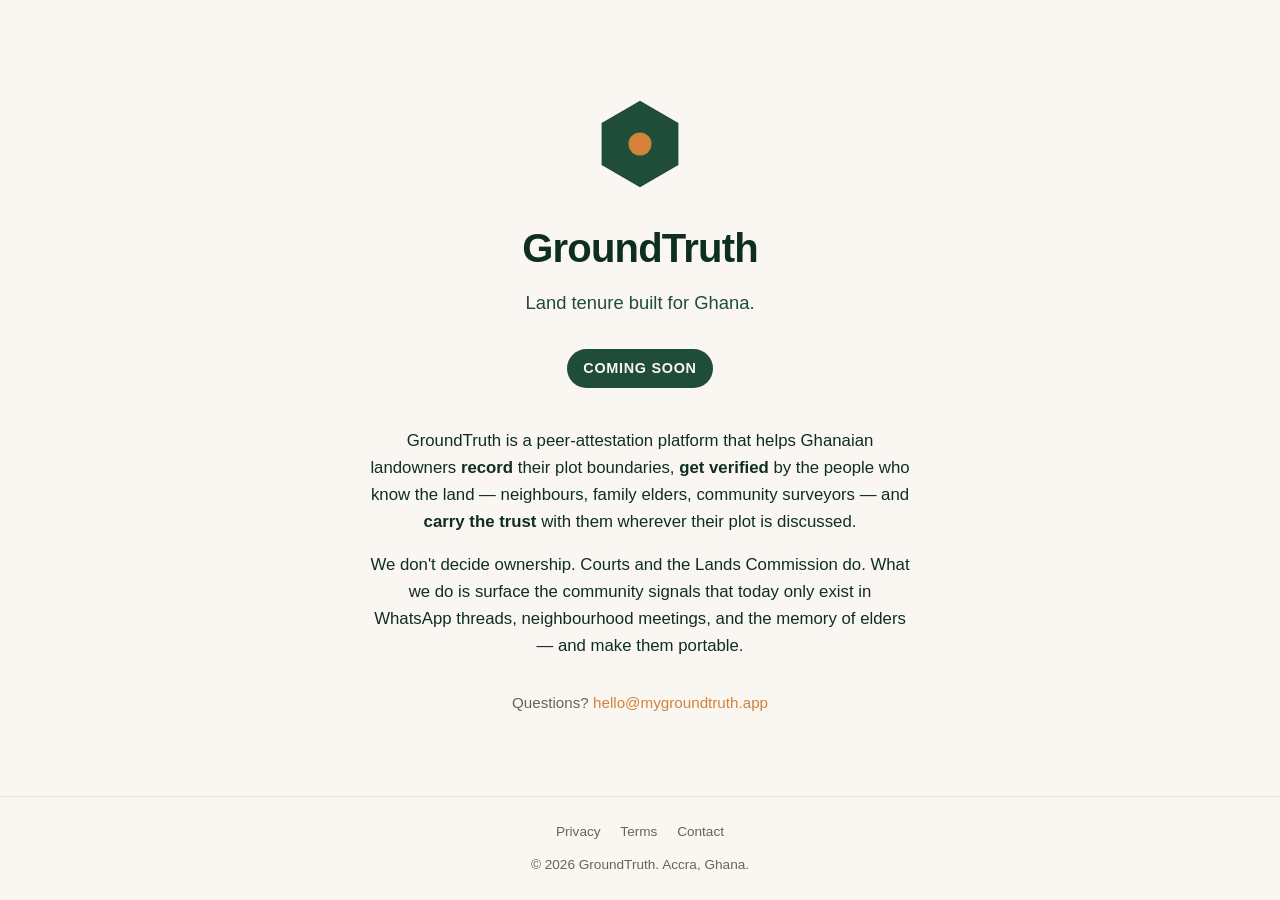
<file: index.html>
<!DOCTYPE html>
<html lang="en">
<head>
  <meta charset="utf-8">
  <meta name="viewport" content="width=device-width, initial-scale=1, viewport-fit=cover">
  <meta name="theme-color" content="#FAF7F2">
  <title>GroundTruth — Land tenure built for Ghana</title>
  <meta name="description" content="GroundTruth is a peer-attestation platform that helps Ghanaian landowners record, share, and defend their plots. Coming soon.">

  <!-- Open Graph / share previews ------------------------------- -->
  <meta property="og:title" content="GroundTruth — Land tenure built for Ghana">
  <meta property="og:description" content="A peer-attestation platform for Ghanaian landowners. Record your boundaries, get verified by your community, and carry the trust signals with you wherever your land is discussed.">
  <meta property="og:url" content="https://mygroundtruth.app/">
  <meta property="og:type" content="website">
  <meta name="twitter:card" content="summary">

  <link rel="stylesheet" href="style.css">

  <!-- Favicon ------------------------------------------------------ -->
  <link rel="icon" href="data:image/svg+xml,%3Csvg xmlns='http://www.w3.org/2000/svg' viewBox='0 0 100 100'%3E%3Cpath d='M50,5 L90,28 L90,72 L50,95 L10,72 L10,28 Z' fill='%231F4D3A'/%3E%3Ccircle cx='50' cy='50' r='12' fill='%23D4823A'/%3E%3C/svg%3E">
</head>
<body>
  <main>
    <div class="hero">

      <!--
        Hexagon + ochre-dot logo. Mirrors the app icon
        (apps/mobile/icons/app-icon.svg in the main repo): green-700
        hexagon, ochre-500 centre dot, no background — the page's
        cream sits behind. Same iconography as the splash + the
        Android / iOS launcher icon, so a returning user recognises
        the brand instantly.
      -->
      <svg class="logo" viewBox="0 0 100 100" aria-label="GroundTruth logo">
        <path d="M50,5 L90,28 L90,72 L50,95 L10,72 L10,28 Z" fill="#1F4D3A" />
        <circle cx="50" cy="50" r="12" fill="#D4823A" />
      </svg>

      <h1 class="wordmark">GroundTruth</h1>
      <p class="tagline">Land tenure built for Ghana.</p>

      <span class="coming-soon">Coming soon</span>

      <p class="lede">
        GroundTruth is a peer-attestation platform that helps Ghanaian
        landowners <strong>record</strong> their plot boundaries,
        <strong>get verified</strong> by the people who know the land
        — neighbours, family elders, community surveyors — and
        <strong>carry the trust</strong> with them wherever their plot
        is discussed.
      </p>

      <p class="lede">
        We don't decide ownership. Courts and the Lands Commission do.
        What we do is surface the community signals that today only
        exist in WhatsApp threads, neighbourhood meetings, and the
        memory of elders — and make them portable.
      </p>

      <p class="contact">
        Questions? <a href="mailto:hello@mygroundtruth.app">hello@mygroundtruth.app</a>
      </p>
    </div>
  </main>

  <footer>
    <a href="/privacy">Privacy</a>
    <a href="/terms">Terms</a>
    <a href="mailto:hello@mygroundtruth.app">Contact</a>
    <div style="margin-top: 12px;">&copy; 2026 GroundTruth. Accra, Ghana.</div>
  </footer>
</body>
</html>
</file>
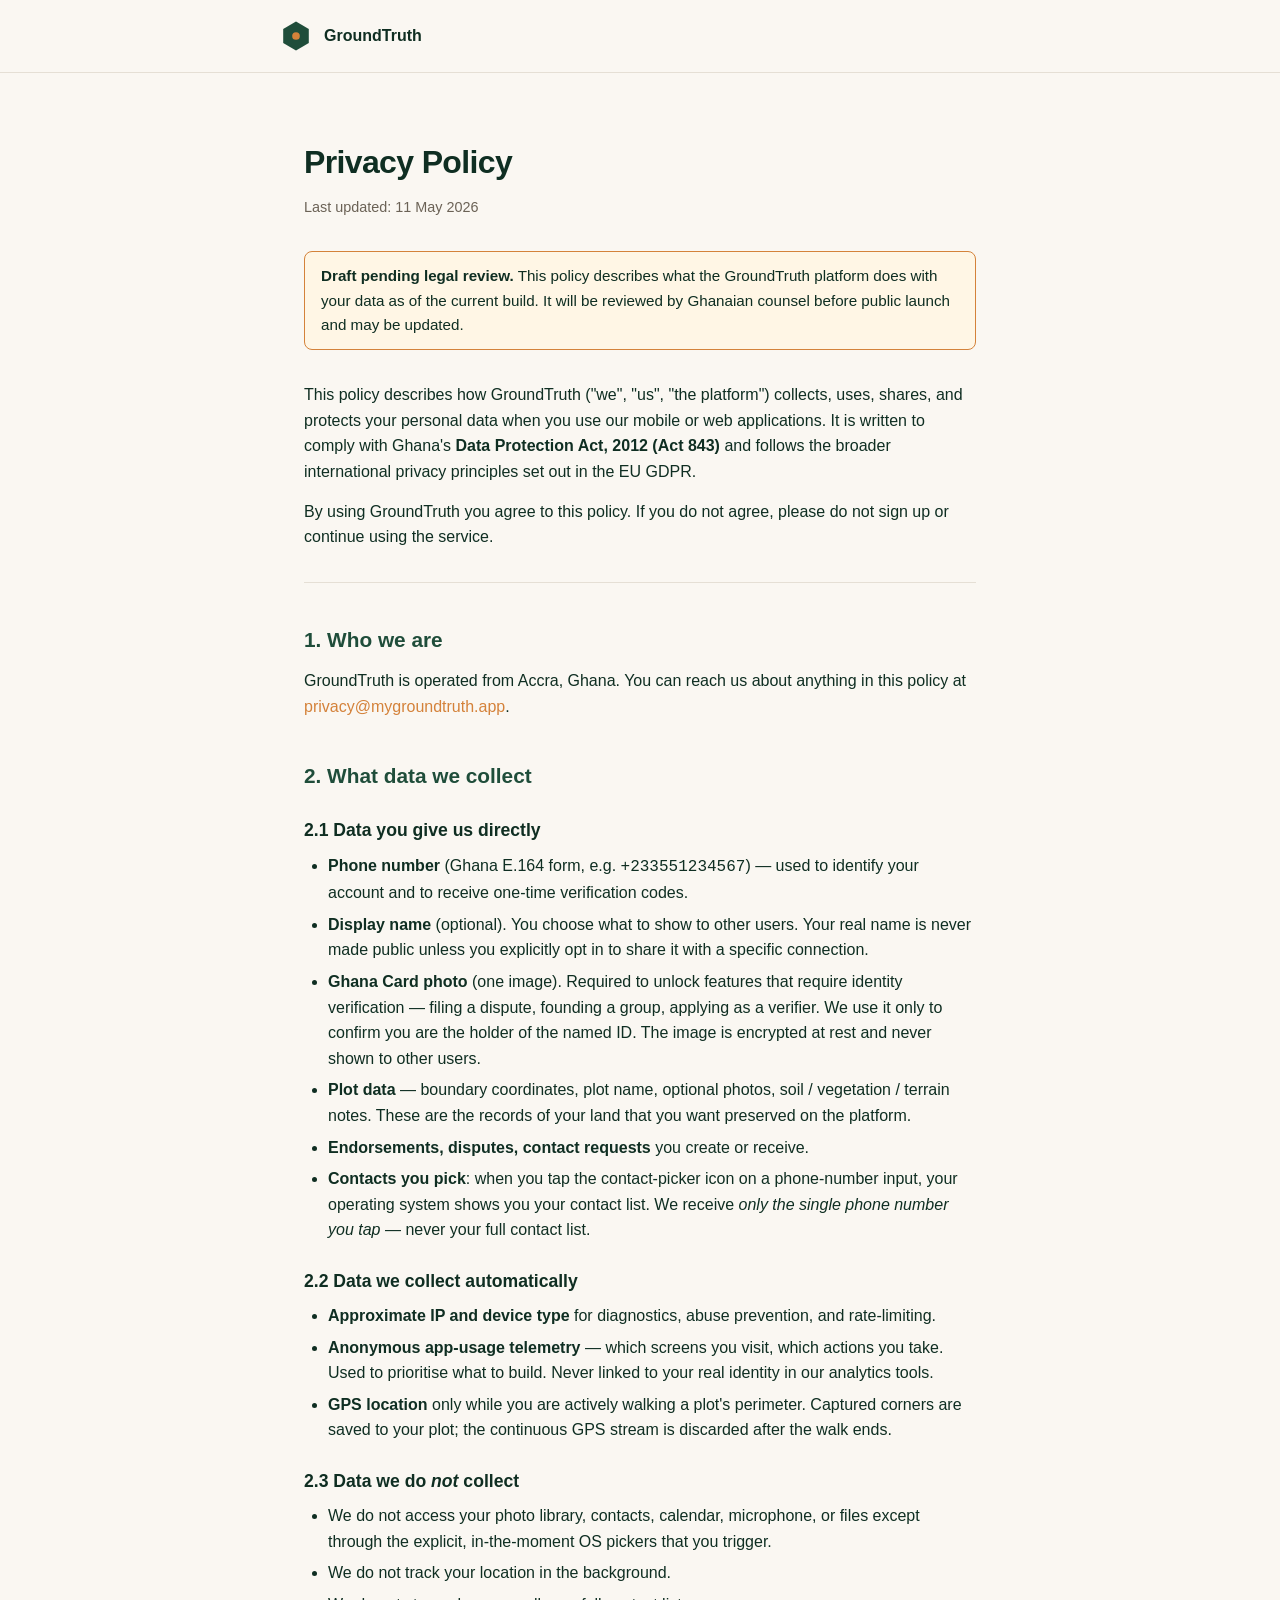
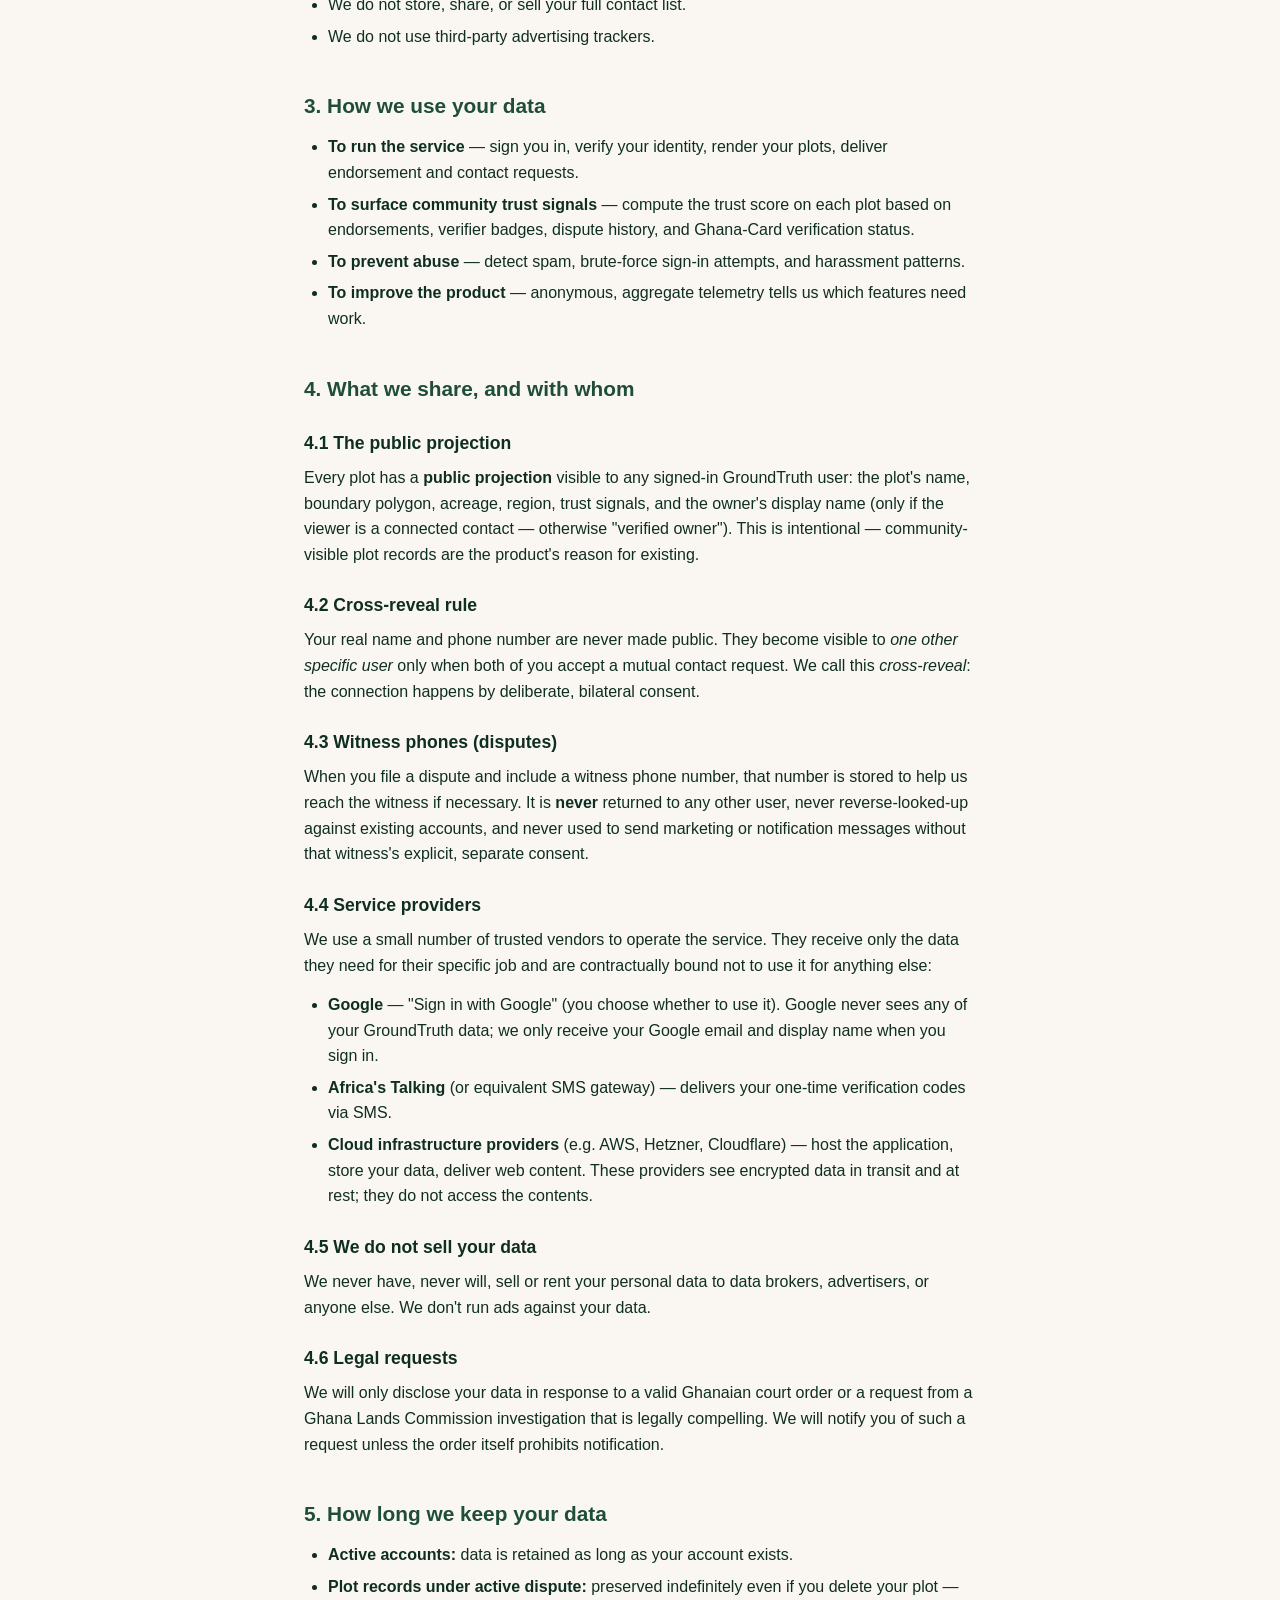
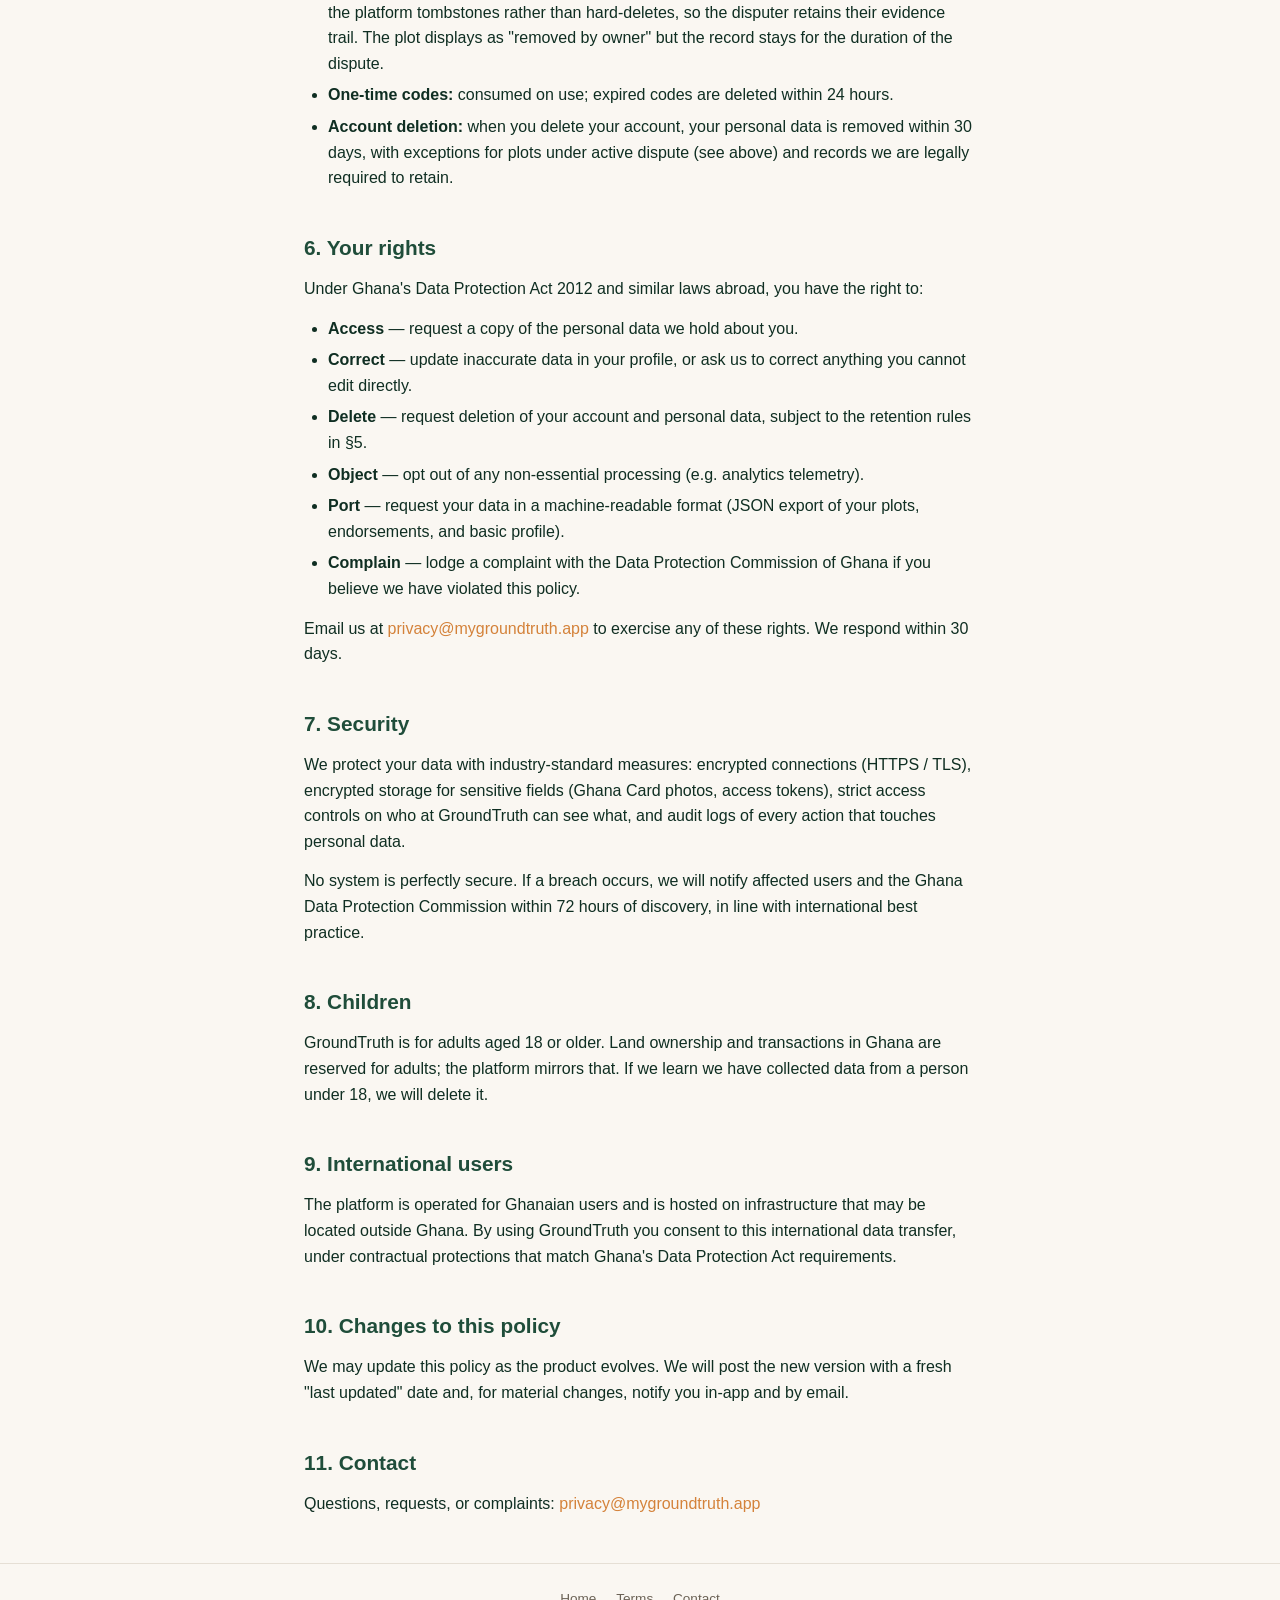
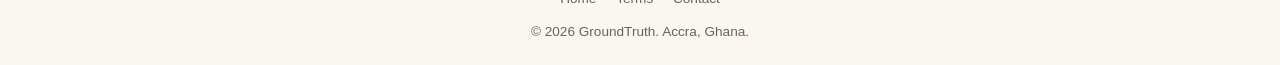
<file: privacy.html>
<!DOCTYPE html>
<html lang="en">
<head>
  <meta charset="utf-8">
  <meta name="viewport" content="width=device-width, initial-scale=1, viewport-fit=cover">
  <meta name="theme-color" content="#FAF7F2">
  <title>Privacy Policy — GroundTruth</title>
  <meta name="description" content="GroundTruth's privacy policy: what data we collect, how we use it, what we share, and your rights as a Ghanaian user.">
  <link rel="stylesheet" href="style.css">
  <link rel="icon" href="data:image/svg+xml,%3Csvg xmlns='http://www.w3.org/2000/svg' viewBox='0 0 100 100'%3E%3Cpath d='M50,5 L90,28 L90,72 L50,95 L10,72 L10,28 Z' fill='%231F4D3A'/%3E%3Ccircle cx='50' cy='50' r='12' fill='%23D4823A'/%3E%3C/svg%3E">
</head>
<body>

  <header class="legal-header">
    <div class="legal-header-inner">
      <svg viewBox="0 0 100 100" aria-hidden="true">
        <path d="M50,5 L90,28 L90,72 L50,95 L10,72 L10,28 Z" fill="#1F4D3A" />
        <circle cx="50" cy="50" r="12" fill="#D4823A" />
      </svg>
      <a href="/">GroundTruth</a>
    </div>
  </header>

  <main class="legal">

    <h1>Privacy Policy</h1>
    <p class="lastupdated">Last updated: 11 May 2026</p>

    <div class="draft-banner">
      <strong>Draft pending legal review.</strong> This policy describes
      what the GroundTruth platform does with your data as of the current
      build. It will be reviewed by Ghanaian counsel before public launch
      and may be updated.
    </div>

    <p>
      This policy describes how GroundTruth ("we", "us", "the
      platform") collects, uses, shares, and protects your personal
      data when you use our mobile or web applications. It is written
      to comply with Ghana's <strong>Data Protection Act, 2012 (Act
      843)</strong> and follows the broader international privacy
      principles set out in the EU GDPR.
    </p>

    <p>
      By using GroundTruth you agree to this policy. If you do not
      agree, please do not sign up or continue using the service.
    </p>

    <hr>

    <h2>1. Who we are</h2>

    <p>
      GroundTruth is operated from Accra, Ghana. You can reach us
      about anything in this policy at
      <a href="mailto:privacy@mygroundtruth.app">privacy@mygroundtruth.app</a>.
    </p>

    <h2>2. What data we collect</h2>

    <h3>2.1 Data you give us directly</h3>
    <ul>
      <li><strong>Phone number</strong> (Ghana E.164 form, e.g.
        <code>+233551234567</code>) — used to identify your account
        and to receive one-time verification codes.</li>
      <li><strong>Display name</strong> (optional). You choose what to
        show to other users. Your real name is never made public
        unless you explicitly opt in to share it with a specific
        connection.</li>
      <li><strong>Ghana Card photo</strong> (one image). Required to
        unlock features that require identity verification — filing a
        dispute, founding a group, applying as a verifier. We use it
        only to confirm you are the holder of the named ID. The image
        is encrypted at rest and never shown to other users.</li>
      <li><strong>Plot data</strong> — boundary coordinates, plot
        name, optional photos, soil / vegetation / terrain notes.
        These are the records of your land that you want preserved on
        the platform.</li>
      <li><strong>Endorsements, disputes, contact requests</strong>
        you create or receive.</li>
      <li><strong>Contacts you pick</strong>: when you tap the
        contact-picker icon on a phone-number input, your operating
        system shows you your contact list. We receive
        <em>only the single phone number you tap</em> — never your
        full contact list.</li>
    </ul>

    <h3>2.2 Data we collect automatically</h3>
    <ul>
      <li><strong>Approximate IP and device type</strong> for
        diagnostics, abuse prevention, and rate-limiting.</li>
      <li><strong>Anonymous app-usage telemetry</strong> — which
        screens you visit, which actions you take. Used to prioritise
        what to build. Never linked to your real identity in our
        analytics tools.</li>
      <li><strong>GPS location</strong> only while you are actively
        walking a plot's perimeter. Captured corners are saved to your
        plot; the continuous GPS stream is discarded after the walk
        ends.</li>
    </ul>

    <h3>2.3 Data we do <em>not</em> collect</h3>
    <ul>
      <li>We do not access your photo library, contacts, calendar,
        microphone, or files except through the explicit, in-the-moment
        OS pickers that you trigger.</li>
      <li>We do not track your location in the background.</li>
      <li>We do not store, share, or sell your full contact list.</li>
      <li>We do not use third-party advertising trackers.</li>
    </ul>

    <h2>3. How we use your data</h2>

    <ul>
      <li><strong>To run the service</strong> — sign you in, verify
        your identity, render your plots, deliver endorsement and
        contact requests.</li>
      <li><strong>To surface community trust signals</strong> —
        compute the trust score on each plot based on endorsements,
        verifier badges, dispute history, and Ghana-Card verification
        status.</li>
      <li><strong>To prevent abuse</strong> — detect spam, brute-force
        sign-in attempts, and harassment patterns.</li>
      <li><strong>To improve the product</strong> — anonymous,
        aggregate telemetry tells us which features need work.</li>
    </ul>

    <h2>4. What we share, and with whom</h2>

    <h3>4.1 The public projection</h3>

    <p>
      Every plot has a <strong>public projection</strong> visible to
      any signed-in GroundTruth user: the plot's name, boundary
      polygon, acreage, region, trust signals, and the owner's display
      name (only if the viewer is a connected contact — otherwise
      "verified owner"). This is intentional — community-visible plot
      records are the product's reason for existing.
    </p>

    <h3>4.2 Cross-reveal rule</h3>

    <p>
      Your real name and phone number are never made public. They
      become visible to <em>one other specific user</em> only when
      both of you accept a mutual contact request. We call this
      <em>cross-reveal</em>: the connection happens by deliberate,
      bilateral consent.
    </p>

    <h3>4.3 Witness phones (disputes)</h3>

    <p>
      When you file a dispute and include a witness phone number, that
      number is stored to help us reach the witness if necessary. It
      is <strong>never</strong> returned to any other user, never
      reverse-looked-up against existing accounts, and never used to
      send marketing or notification messages without that witness's
      explicit, separate consent.
    </p>

    <h3>4.4 Service providers</h3>

    <p>
      We use a small number of trusted vendors to operate the service.
      They receive only the data they need for their specific job and
      are contractually bound not to use it for anything else:
    </p>
    <ul>
      <li><strong>Google</strong> — "Sign in with Google" (you choose
        whether to use it). Google never sees any of your GroundTruth
        data; we only receive your Google email and display name when
        you sign in.</li>
      <li><strong>Africa's Talking</strong> (or equivalent SMS gateway)
        — delivers your one-time verification codes via SMS.</li>
      <li><strong>Cloud infrastructure providers</strong> (e.g. AWS,
        Hetzner, Cloudflare) — host the application, store your data,
        deliver web content. These providers see encrypted data in
        transit and at rest; they do not access the contents.</li>
    </ul>

    <h3>4.5 We do not sell your data</h3>

    <p>
      We never have, never will, sell or rent your personal data to
      data brokers, advertisers, or anyone else. We don't run ads
      against your data.
    </p>

    <h3>4.6 Legal requests</h3>

    <p>
      We will only disclose your data in response to a valid Ghanaian
      court order or a request from a Ghana Lands Commission
      investigation that is legally compelling. We will notify you of
      such a request unless the order itself prohibits notification.
    </p>

    <h2>5. How long we keep your data</h2>

    <ul>
      <li><strong>Active accounts:</strong> data is retained as long
        as your account exists.</li>
      <li><strong>Plot records under active dispute:</strong>
        preserved indefinitely even if you delete your plot — the
        platform tombstones rather than hard-deletes, so the disputer
        retains their evidence trail. The plot displays as "removed
        by owner" but the record stays for the duration of the
        dispute.</li>
      <li><strong>One-time codes:</strong> consumed on use; expired
        codes are deleted within 24 hours.</li>
      <li><strong>Account deletion:</strong> when you delete your
        account, your personal data is removed within 30 days, with
        exceptions for plots under active dispute (see above) and
        records we are legally required to retain.</li>
    </ul>

    <h2>6. Your rights</h2>

    <p>
      Under Ghana's Data Protection Act 2012 and similar laws abroad,
      you have the right to:
    </p>

    <ul>
      <li><strong>Access</strong> — request a copy of the personal
        data we hold about you.</li>
      <li><strong>Correct</strong> — update inaccurate data in your
        profile, or ask us to correct anything you cannot edit
        directly.</li>
      <li><strong>Delete</strong> — request deletion of your account
        and personal data, subject to the retention rules in §5.</li>
      <li><strong>Object</strong> — opt out of any non-essential
        processing (e.g. analytics telemetry).</li>
      <li><strong>Port</strong> — request your data in a
        machine-readable format (JSON export of your plots, endorsements,
        and basic profile).</li>
      <li><strong>Complain</strong> — lodge a complaint with the
        Data Protection Commission of Ghana if you believe we have
        violated this policy.</li>
    </ul>

    <p>
      Email us at <a href="mailto:privacy@mygroundtruth.app">privacy@mygroundtruth.app</a>
      to exercise any of these rights. We respond within 30 days.
    </p>

    <h2>7. Security</h2>

    <p>
      We protect your data with industry-standard measures: encrypted
      connections (HTTPS / TLS), encrypted storage for sensitive
      fields (Ghana Card photos, access tokens), strict access
      controls on who at GroundTruth can see what, and audit logs of
      every action that touches personal data.
    </p>

    <p>
      No system is perfectly secure. If a breach occurs, we will
      notify affected users and the Ghana Data Protection Commission
      within 72 hours of discovery, in line with international
      best practice.
    </p>

    <h2>8. Children</h2>

    <p>
      GroundTruth is for adults aged 18 or older. Land ownership and
      transactions in Ghana are reserved for adults; the platform
      mirrors that. If we learn we have collected data from a person
      under 18, we will delete it.
    </p>

    <h2>9. International users</h2>

    <p>
      The platform is operated for Ghanaian users and is hosted on
      infrastructure that may be located outside Ghana. By using
      GroundTruth you consent to this international data transfer,
      under contractual protections that match Ghana's Data Protection
      Act requirements.
    </p>

    <h2>10. Changes to this policy</h2>

    <p>
      We may update this policy as the product evolves. We will post
      the new version with a fresh "last updated" date and, for
      material changes, notify you in-app and by email.
    </p>

    <h2>11. Contact</h2>

    <p>
      Questions, requests, or complaints:
      <a href="mailto:privacy@mygroundtruth.app">privacy@mygroundtruth.app</a>
    </p>

  </main>

  <footer>
    <a href="/">Home</a>
    <a href="/terms">Terms</a>
    <a href="mailto:hello@mygroundtruth.app">Contact</a>
    <div style="margin-top: 12px;">&copy; 2026 GroundTruth. Accra, Ghana.</div>
  </footer>
</body>
</html>
</file>
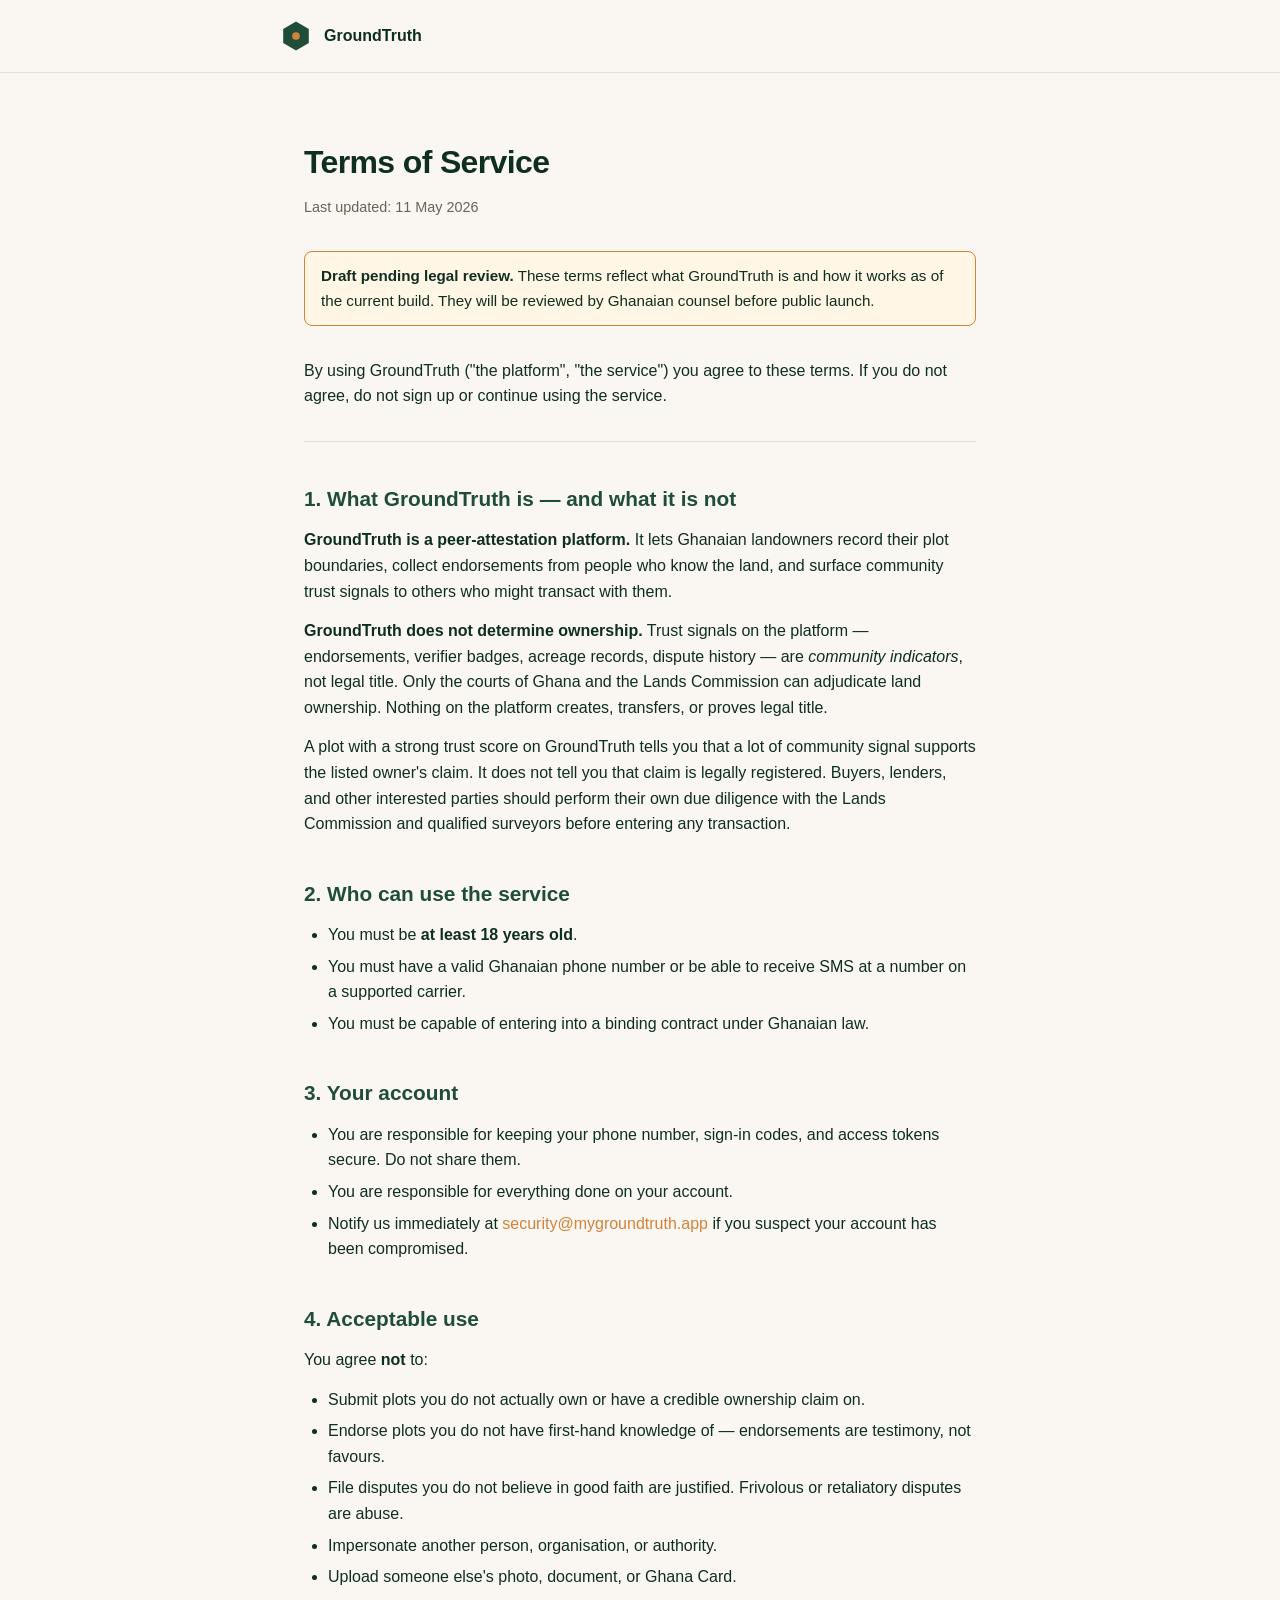
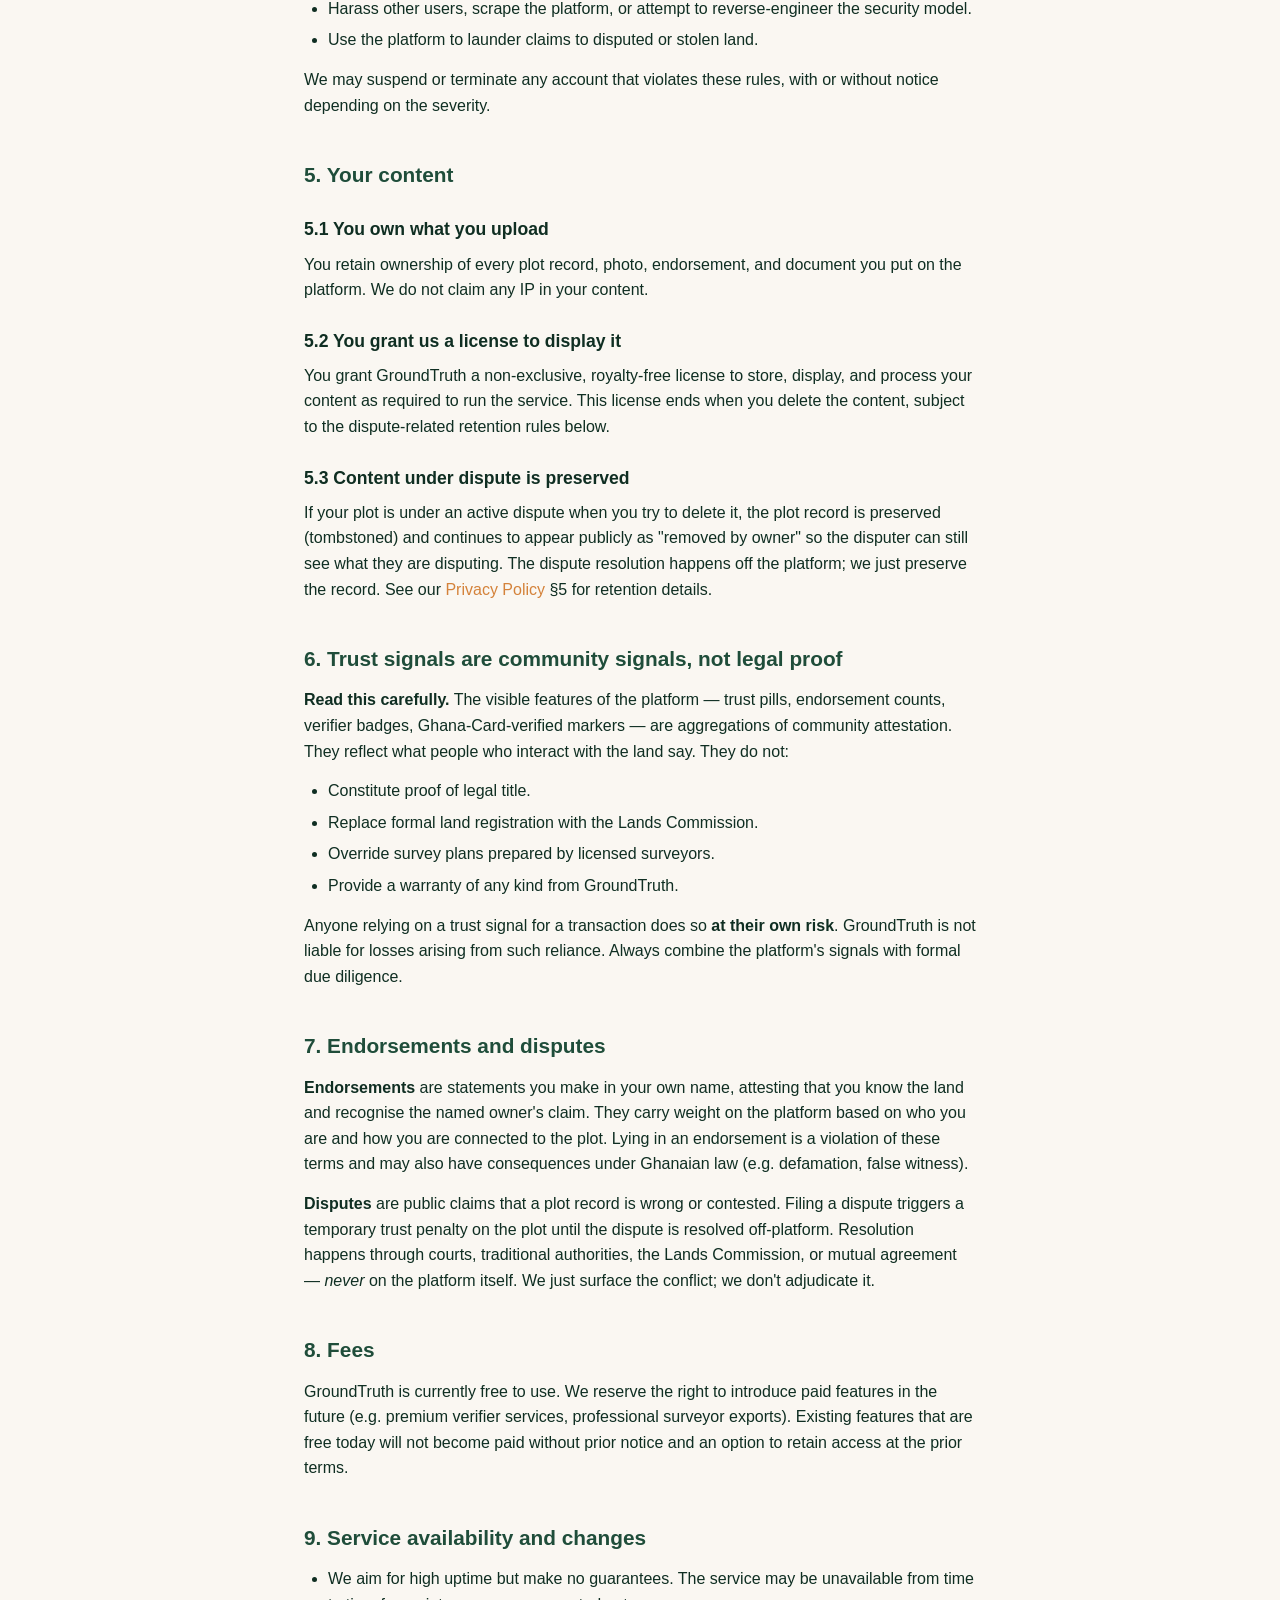
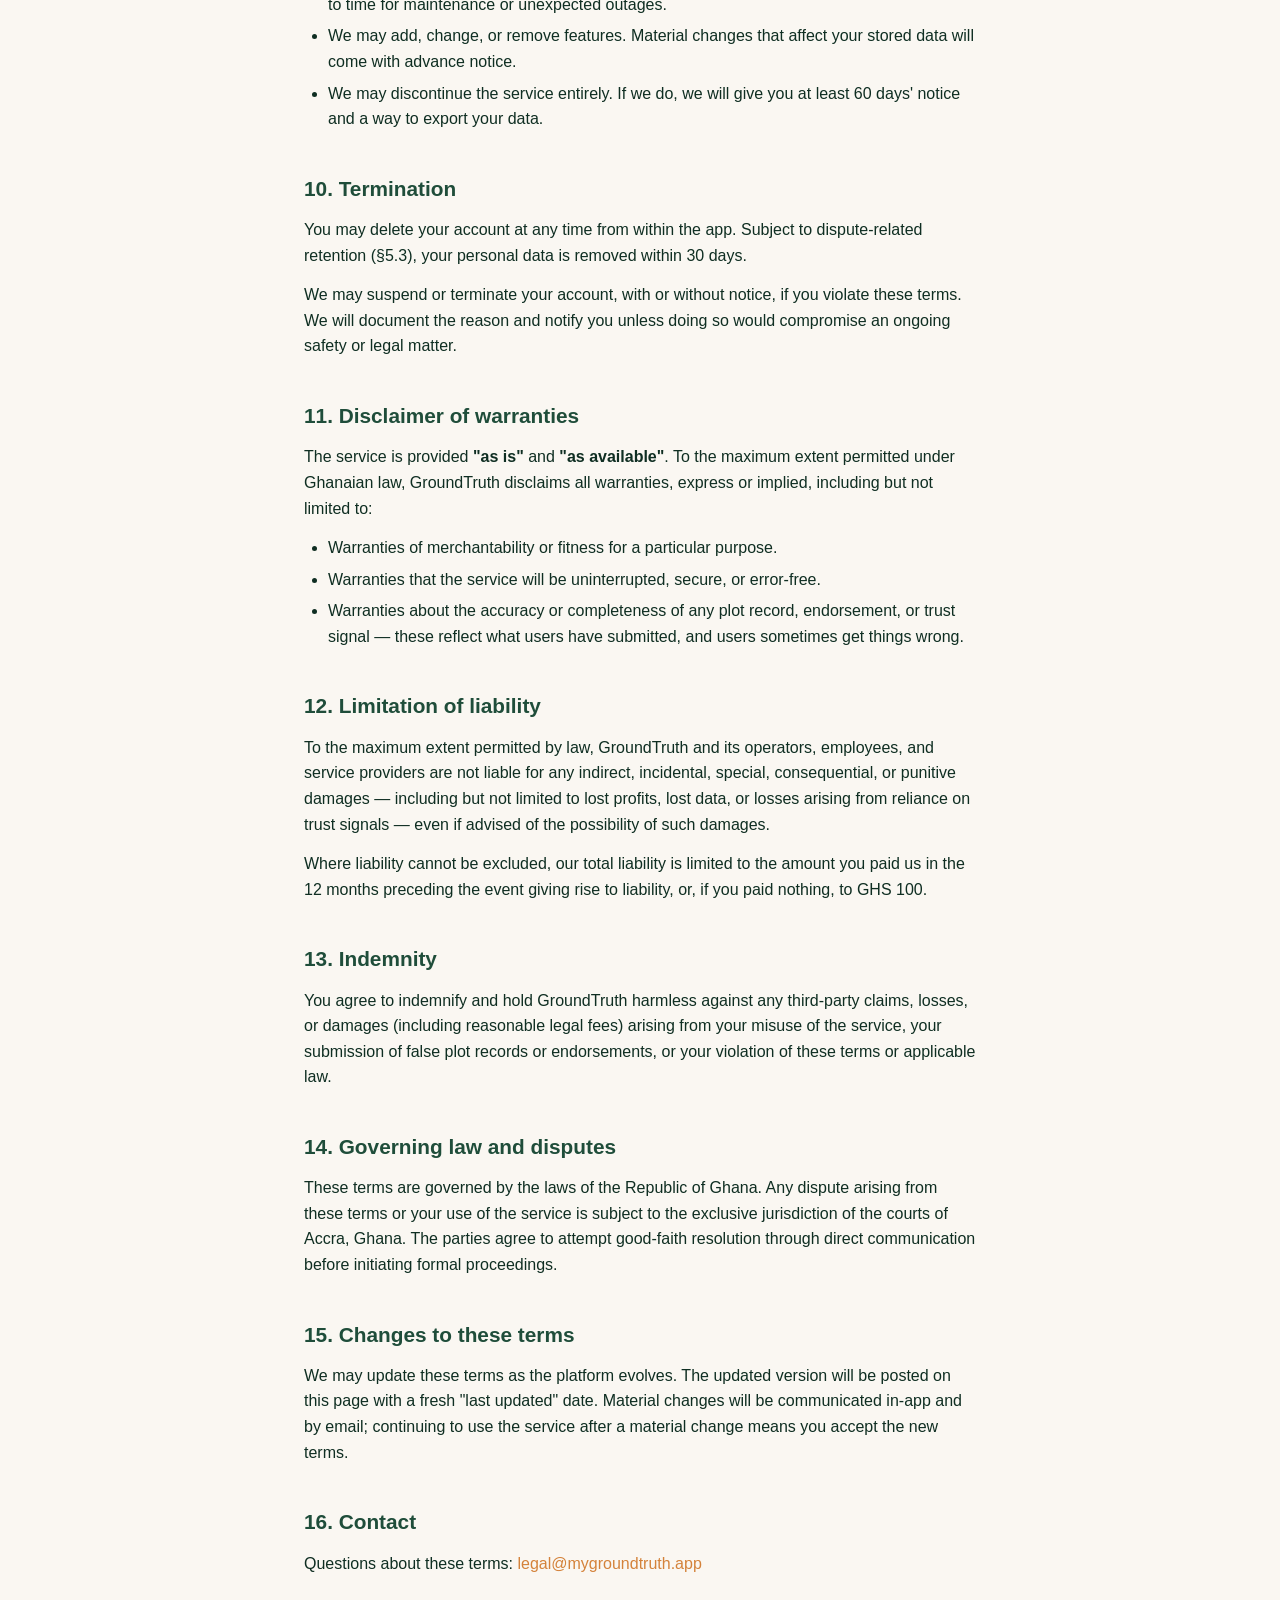
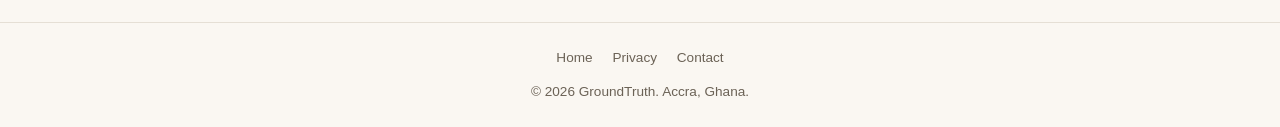
<file: terms.html>
<!DOCTYPE html>
<html lang="en">
<head>
  <meta charset="utf-8">
  <meta name="viewport" content="width=device-width, initial-scale=1, viewport-fit=cover">
  <meta name="theme-color" content="#FAF7F2">
  <title>Terms of Service — GroundTruth</title>
  <meta name="description" content="GroundTruth's terms of service: how the platform works, what we promise, what we don't, and the rules for using it.">
  <link rel="stylesheet" href="style.css">
  <link rel="icon" href="data:image/svg+xml,%3Csvg xmlns='http://www.w3.org/2000/svg' viewBox='0 0 100 100'%3E%3Cpath d='M50,5 L90,28 L90,72 L50,95 L10,72 L10,28 Z' fill='%231F4D3A'/%3E%3Ccircle cx='50' cy='50' r='12' fill='%23D4823A'/%3E%3C/svg%3E">
</head>
<body>

  <header class="legal-header">
    <div class="legal-header-inner">
      <svg viewBox="0 0 100 100" aria-hidden="true">
        <path d="M50,5 L90,28 L90,72 L50,95 L10,72 L10,28 Z" fill="#1F4D3A" />
        <circle cx="50" cy="50" r="12" fill="#D4823A" />
      </svg>
      <a href="/">GroundTruth</a>
    </div>
  </header>

  <main class="legal">

    <h1>Terms of Service</h1>
    <p class="lastupdated">Last updated: 11 May 2026</p>

    <div class="draft-banner">
      <strong>Draft pending legal review.</strong> These terms reflect
      what GroundTruth is and how it works as of the current build.
      They will be reviewed by Ghanaian counsel before public launch.
    </div>

    <p>
      By using GroundTruth ("the platform", "the service") you agree
      to these terms. If you do not agree, do not sign up or continue
      using the service.
    </p>

    <hr>

    <h2>1. What GroundTruth is — and what it is not</h2>

    <p>
      <strong>GroundTruth is a peer-attestation platform.</strong> It
      lets Ghanaian landowners record their plot boundaries, collect
      endorsements from people who know the land, and surface
      community trust signals to others who might transact with them.
    </p>

    <p>
      <strong>GroundTruth does not determine ownership.</strong>
      Trust signals on the platform — endorsements, verifier badges,
      acreage records, dispute history — are <em>community indicators</em>,
      not legal title. Only the courts of Ghana and the Lands
      Commission can adjudicate land ownership. Nothing on the
      platform creates, transfers, or proves legal title.
    </p>

    <p>
      A plot with a strong trust score on GroundTruth tells you that
      a lot of community signal supports the listed owner's claim. It
      does not tell you that claim is legally registered. Buyers,
      lenders, and other interested parties should perform their own
      due diligence with the Lands Commission and qualified surveyors
      before entering any transaction.
    </p>

    <h2>2. Who can use the service</h2>

    <ul>
      <li>You must be <strong>at least 18 years old</strong>.</li>
      <li>You must have a valid Ghanaian phone number or be able to
        receive SMS at a number on a supported carrier.</li>
      <li>You must be capable of entering into a binding contract
        under Ghanaian law.</li>
    </ul>

    <h2>3. Your account</h2>

    <ul>
      <li>You are responsible for keeping your phone number, sign-in
        codes, and access tokens secure. Do not share them.</li>
      <li>You are responsible for everything done on your account.</li>
      <li>Notify us immediately at
        <a href="mailto:security@mygroundtruth.app">security@mygroundtruth.app</a>
        if you suspect your account has been compromised.</li>
    </ul>

    <h2>4. Acceptable use</h2>

    <p>You agree <strong>not</strong> to:</p>

    <ul>
      <li>Submit plots you do not actually own or have a credible
        ownership claim on.</li>
      <li>Endorse plots you do not have first-hand knowledge of —
        endorsements are testimony, not favours.</li>
      <li>File disputes you do not believe in good faith are justified.
        Frivolous or retaliatory disputes are abuse.</li>
      <li>Impersonate another person, organisation, or authority.</li>
      <li>Upload someone else's photo, document, or Ghana Card.</li>
      <li>Harass other users, scrape the platform, or attempt to
        reverse-engineer the security model.</li>
      <li>Use the platform to launder claims to disputed or stolen
        land.</li>
    </ul>

    <p>
      We may suspend or terminate any account that violates these
      rules, with or without notice depending on the severity.
    </p>

    <h2>5. Your content</h2>

    <h3>5.1 You own what you upload</h3>

    <p>
      You retain ownership of every plot record, photo, endorsement,
      and document you put on the platform. We do not claim any IP in
      your content.
    </p>

    <h3>5.2 You grant us a license to display it</h3>

    <p>
      You grant GroundTruth a non-exclusive, royalty-free license to
      store, display, and process your content as required to run the
      service. This license ends when you delete the content, subject
      to the dispute-related retention rules below.
    </p>

    <h3>5.3 Content under dispute is preserved</h3>

    <p>
      If your plot is under an active dispute when you try to delete
      it, the plot record is preserved (tombstoned) and continues to
      appear publicly as "removed by owner" so the disputer can still
      see what they are disputing. The dispute resolution happens off
      the platform; we just preserve the record. See our
      <a href="/privacy">Privacy Policy</a> §5 for retention details.
    </p>

    <h2>6. Trust signals are community signals, not legal proof</h2>

    <p>
      <strong>Read this carefully.</strong> The visible features of
      the platform — trust pills, endorsement counts, verifier badges,
      Ghana-Card-verified markers — are aggregations of community
      attestation. They reflect what people who interact with the land
      say. They do not:
    </p>

    <ul>
      <li>Constitute proof of legal title.</li>
      <li>Replace formal land registration with the Lands Commission.</li>
      <li>Override survey plans prepared by licensed surveyors.</li>
      <li>Provide a warranty of any kind from GroundTruth.</li>
    </ul>

    <p>
      Anyone relying on a trust signal for a transaction does so
      <strong>at their own risk</strong>. GroundTruth is not liable for
      losses arising from such reliance. Always combine the platform's
      signals with formal due diligence.
    </p>

    <h2>7. Endorsements and disputes</h2>

    <p>
      <strong>Endorsements</strong> are statements you make in your
      own name, attesting that you know the land and recognise the
      named owner's claim. They carry weight on the platform based on
      who you are and how you are connected to the plot. Lying in an
      endorsement is a violation of these terms and may also have
      consequences under Ghanaian law (e.g. defamation, false
      witness).
    </p>

    <p>
      <strong>Disputes</strong> are public claims that a plot record
      is wrong or contested. Filing a dispute triggers a temporary
      trust penalty on the plot until the dispute is resolved
      off-platform. Resolution happens through courts, traditional
      authorities, the Lands Commission, or mutual agreement —
      <em>never</em> on the platform itself. We just surface the
      conflict; we don't adjudicate it.
    </p>

    <h2>8. Fees</h2>

    <p>
      GroundTruth is currently free to use. We reserve the right to
      introduce paid features in the future (e.g. premium verifier
      services, professional surveyor exports). Existing features
      that are free today will not become paid without prior notice
      and an option to retain access at the prior terms.
    </p>

    <h2>9. Service availability and changes</h2>

    <ul>
      <li>We aim for high uptime but make no guarantees. The service
        may be unavailable from time to time for maintenance or
        unexpected outages.</li>
      <li>We may add, change, or remove features. Material changes
        that affect your stored data will come with advance notice.</li>
      <li>We may discontinue the service entirely. If we do, we will
        give you at least 60 days' notice and a way to export your
        data.</li>
    </ul>

    <h2>10. Termination</h2>

    <p>
      You may delete your account at any time from within the app.
      Subject to dispute-related retention (§5.3), your personal data
      is removed within 30 days.
    </p>

    <p>
      We may suspend or terminate your account, with or without
      notice, if you violate these terms. We will document the
      reason and notify you unless doing so would compromise an
      ongoing safety or legal matter.
    </p>

    <h2>11. Disclaimer of warranties</h2>

    <p>
      The service is provided <strong>"as is"</strong> and
      <strong>"as available"</strong>. To the maximum extent permitted
      under Ghanaian law, GroundTruth disclaims all warranties,
      express or implied, including but not limited to:
    </p>

    <ul>
      <li>Warranties of merchantability or fitness for a particular
        purpose.</li>
      <li>Warranties that the service will be uninterrupted, secure,
        or error-free.</li>
      <li>Warranties about the accuracy or completeness of any plot
        record, endorsement, or trust signal — these reflect what
        users have submitted, and users sometimes get things wrong.</li>
    </ul>

    <h2>12. Limitation of liability</h2>

    <p>
      To the maximum extent permitted by law, GroundTruth and its
      operators, employees, and service providers are not liable for
      any indirect, incidental, special, consequential, or punitive
      damages — including but not limited to lost profits, lost data,
      or losses arising from reliance on trust signals — even if
      advised of the possibility of such damages.
    </p>

    <p>
      Where liability cannot be excluded, our total liability is
      limited to the amount you paid us in the 12 months preceding
      the event giving rise to liability, or, if you paid nothing,
      to GHS 100.
    </p>

    <h2>13. Indemnity</h2>

    <p>
      You agree to indemnify and hold GroundTruth harmless against
      any third-party claims, losses, or damages (including reasonable
      legal fees) arising from your misuse of the service, your
      submission of false plot records or endorsements, or your
      violation of these terms or applicable law.
    </p>

    <h2>14. Governing law and disputes</h2>

    <p>
      These terms are governed by the laws of the Republic of Ghana.
      Any dispute arising from these terms or your use of the service
      is subject to the exclusive jurisdiction of the courts of Accra,
      Ghana. The parties agree to attempt good-faith resolution
      through direct communication before initiating formal
      proceedings.
    </p>

    <h2>15. Changes to these terms</h2>

    <p>
      We may update these terms as the platform evolves. The updated
      version will be posted on this page with a fresh "last updated"
      date. Material changes will be communicated in-app and by
      email; continuing to use the service after a material change
      means you accept the new terms.
    </p>

    <h2>16. Contact</h2>

    <p>
      Questions about these terms:
      <a href="mailto:legal@mygroundtruth.app">legal@mygroundtruth.app</a>
    </p>

  </main>

  <footer>
    <a href="/">Home</a>
    <a href="/privacy">Privacy</a>
    <a href="mailto:hello@mygroundtruth.app">Contact</a>
    <div style="margin-top: 12px;">&copy; 2026 GroundTruth. Accra, Ghana.</div>
  </footer>
</body>
</html>
</file>
<file: style.css>
/*
 * GroundTruth landing — minimal, brand-aligned stylesheet.
 * Colours match apps/mobile/GroundTruth.Mobile/Theme.axaml so the
 * web and mobile surfaces feel like the same product.
 *
 *   GtCream-50    #FAF7F2   page background, logo card
 *   GtGreen-900   #0F2E22   body text, headings
 *   GtGreen-700   #1F4D3A   primary actions, hexagon
 *   GtOchre-500   #D4823A   accent dot, links
 *   GtLine        #E5DFD5   horizontal rules, dividers
 *   GtMuted-700   #6B6256   secondary text, footer
 */

* { box-sizing: border-box; margin: 0; padding: 0; }

html { font-size: 16px; -webkit-font-smoothing: antialiased; }

body {
  font-family: -apple-system, BlinkMacSystemFont, "Segoe UI", Roboto,
               "Helvetica Neue", Arial, sans-serif;
  background: #FAF7F2;
  color: #0F2E22;
  line-height: 1.6;
  min-height: 100vh;
  display: flex;
  flex-direction: column;
}

main {
  flex: 1;
  max-width: 720px;
  margin: 0 auto;
  padding: 64px 24px 32px;
}

/* ---- Hero (landing only) ----------------------------------------- */

.hero {
  display: flex;
  flex-direction: column;
  align-items: center;
  text-align: center;
  padding-top: 32px;
}

.logo {
  width: 96px;
  height: 96px;
  margin-bottom: 24px;
}

.wordmark {
  font-size: 2.5rem;
  font-weight: 700;
  letter-spacing: -0.02em;
  color: #0F2E22;
  margin-bottom: 8px;
}

.tagline {
  font-size: 1.15rem;
  color: #1F4D3A;
  font-weight: 500;
  margin-bottom: 32px;
}

.lede {
  font-size: 1.05rem;
  max-width: 540px;
  color: #0F2E22;
  margin-bottom: 32px;
}

.lede + .lede { margin-top: -16px; }

.coming-soon {
  display: inline-block;
  padding: 8px 16px;
  background: #1F4D3A;
  color: #FAF7F2;
  border-radius: 999px;
  font-size: 0.9rem;
  font-weight: 600;
  letter-spacing: 0.05em;
  text-transform: uppercase;
  margin-bottom: 40px;
}

.contact {
  font-size: 0.95rem;
  color: #6B6256;
}

.contact a {
  color: #D4823A;
  text-decoration: none;
  font-weight: 500;
}

.contact a:hover { text-decoration: underline; }

/* ---- Legal pages ------------------------------------------------- */

.legal h1 {
  font-size: 2rem;
  font-weight: 700;
  letter-spacing: -0.02em;
  margin-bottom: 8px;
}

.legal .lastupdated {
  color: #6B6256;
  font-size: 0.9rem;
  margin-bottom: 32px;
}

.legal h2 {
  font-size: 1.3rem;
  font-weight: 600;
  margin-top: 40px;
  margin-bottom: 12px;
  color: #1F4D3A;
}

.legal h3 {
  font-size: 1.1rem;
  font-weight: 600;
  margin-top: 24px;
  margin-bottom: 8px;
}

.legal p { margin-bottom: 14px; }

.legal ul, .legal ol {
  padding-left: 24px;
  margin-bottom: 14px;
}

.legal li { margin-bottom: 6px; }

.legal a {
  color: #D4823A;
  text-decoration: none;
}

.legal a:hover { text-decoration: underline; }

.legal .draft-banner {
  background: #FFF6E5;
  border: 1px solid #D4823A;
  border-radius: 8px;
  padding: 12px 16px;
  margin-bottom: 32px;
  color: #0F2E22;
  font-size: 0.95rem;
}

.legal hr {
  border: 0;
  border-top: 1px solid #E5DFD5;
  margin: 32px 0;
}

/* ---- Header / breadcrumb (legal pages) --------------------------- */

.legal-header {
  border-bottom: 1px solid #E5DFD5;
  padding: 20px 24px;
}

.legal-header-inner {
  max-width: 720px;
  margin: 0 auto;
  display: flex;
  align-items: center;
  gap: 12px;
}

.legal-header svg { width: 32px; height: 32px; }

.legal-header a {
  font-weight: 600;
  color: #0F2E22;
  text-decoration: none;
  font-size: 1rem;
}

.legal-header a:hover { color: #1F4D3A; }

/* ---- Footer ------------------------------------------------------ */

footer {
  border-top: 1px solid #E5DFD5;
  padding: 24px;
  text-align: center;
  color: #6B6256;
  font-size: 0.85rem;
}

footer a {
  color: #6B6256;
  text-decoration: none;
  margin: 0 8px;
}

footer a:hover { color: #1F4D3A; text-decoration: underline; }

/* ---- Mobile tweaks ----------------------------------------------- */

@media (max-width: 540px) {
  main { padding: 32px 20px 20px; }
  .wordmark { font-size: 2rem; }
  .tagline { font-size: 1rem; }
  .logo { width: 80px; height: 80px; }
  .legal h1 { font-size: 1.6rem; }
}
</file>
